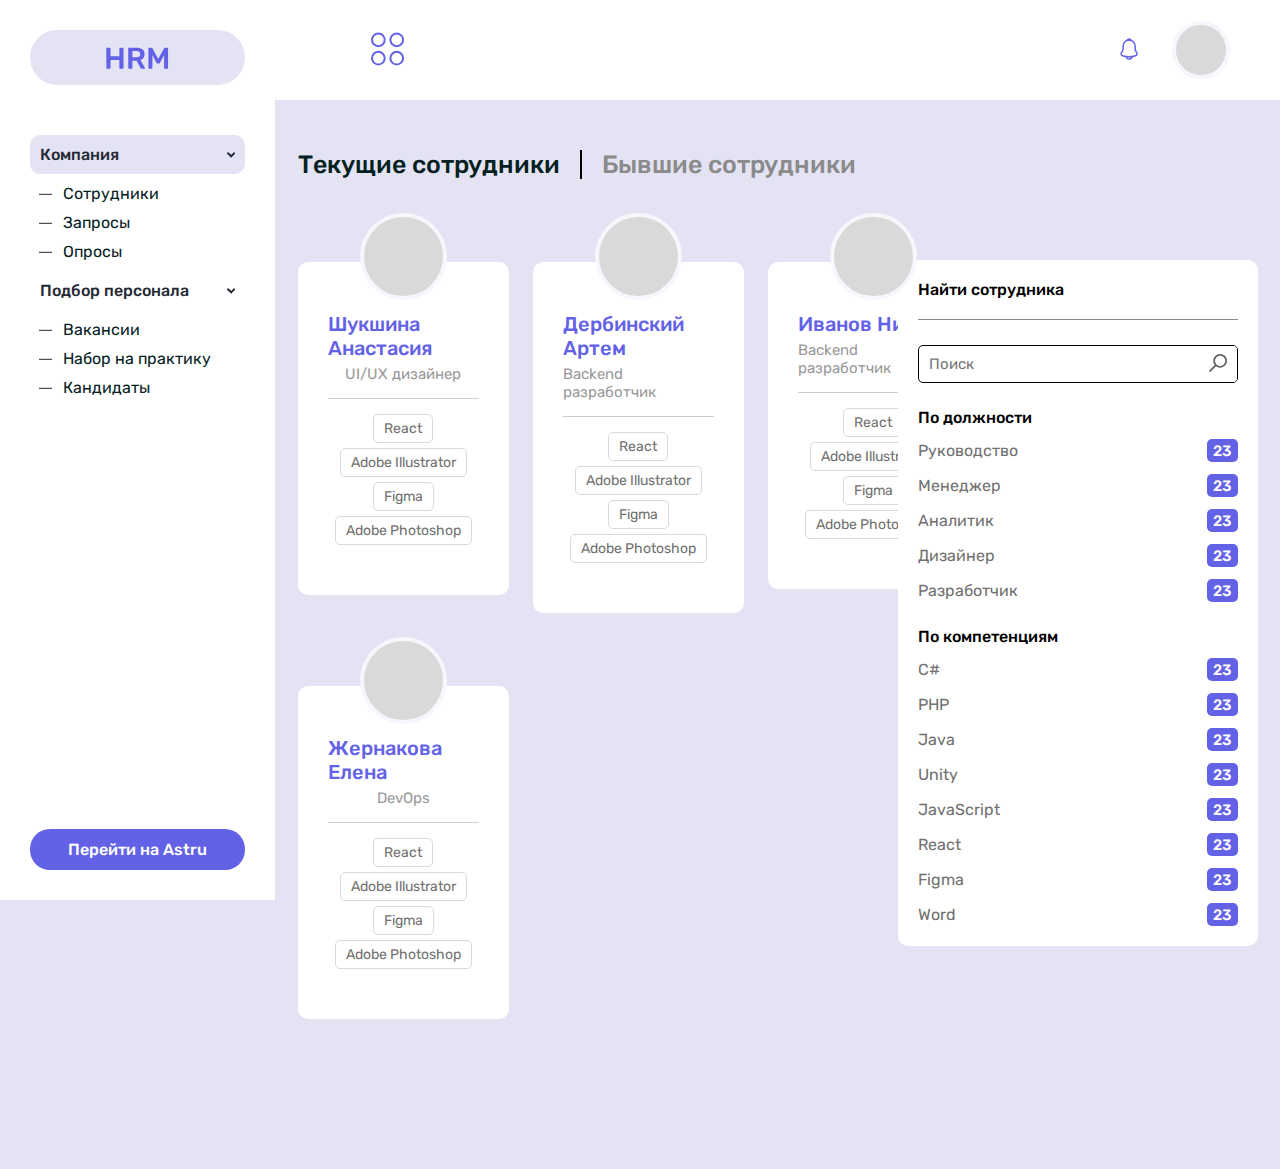
<file: index.html>
<!DOCTYPE html>
<html lang="ru">
<head>
    <meta charset="UTF-8">
    <meta name="viewport" content="width=device-width, initial-scale=1.0">
    <title>CRM System</title>
    <link rel="stylesheet" href="css/index.css">
</head>

<body>
    <div class="app">
        <aside class="sidebar">
            <div class="sidebar-inner">
                <div class="sidebar-top">
                    <a href="#" class="logo">
                        <img src="assets/icons/logo.svg" alt="logo">
                    </a>
                    <div class="sidebar-nav">
                        <div class="sidebar-nav_group">
                            <button class="sideba-nav_button active">
                                Компания
                                <svg width="8" height="6" viewBox="0 0 8 6" fill="none"
                                    xmlns="http://www.w3.org/2000/svg">
                                    <path d="M1 1.31995L4.1579 4.31995L7 1.31995" stroke="#242934" stroke-width="2"
                                        stroke-linecap="round" />
                                </svg>
                            </button>
                            <ul class="sidebar-nav_list">
                                <li class="sidebar-nav_item">
                                    <a href="#">Сотрудники</a>
                                </li>
                                <li class="sidebar-nav_item">
                                    <a href="#">Запросы</a>
                                </li>
                                <li class="sidebar-nav_item">
                                    <a href="#">Опросы</a>
                                </li>
                            </ul>
                        </div>
                        <div class="sidebar-nav_group">
                            <button class="sideba-nav_button">
                                Подбор персонала
                                <svg width="8" height="6" viewBox="0 0 8 6" fill="none"
                                    xmlns="http://www.w3.org/2000/svg">
                                    <path d="M1 1.31995L4.1579 4.31995L7 1.31995" stroke="#242934" stroke-width="2"
                                        stroke-linecap="round" />
                                </svg>
                            </button>
                            <ul class="sidebar-nav_list">
                                <li class="sidebar-nav_item">
                                    <a href="#">Вакансии</a>
                                </li>
                                <li class="sidebar-nav_item">
                                    <a href="#">Набор на практику</a>
                                </li>
                                <li class="sidebar-nav_item">
                                    <a href="#">Кандидаты</a>
                                </li>
                            </ul>
                        </div>
                    </div>
                </div>
                <div class="sidebar-bottom">
                    <a href="#" class="button">Перейти на Astru</a>
                </div>
            </div>
        </aside>
        <header class="header">
            <div class="header-inner">
                <button>
                    <img src="./assets/icons/button.svg" alt="header-button">
                </button>
                <div class="header-right">
                    <button>
                        <img src="./assets/icons/notify.svg" alt="notify">
                    </button>
                    <div class="header-profile"></div>
                </div>
            </div>
        </header>
        <div class="page-inner">
            <nav class="page-nav">
                <ol class="breadcrumbs-list">
                    <li class="breadcrumbs-item">
                        <a href="#">Текущие сотрудники</a>
                    </li>
                    <li class="breadcrumbs-separator"></li>
                    <li class="breadcrumbs-item">
                        <span>Бывшие сотрудники</span>
                    </li>
                </ol>
            </nav>
            <div class="page-content">
                <ul class="staff-list">
                    <li class="staff-item">
                        <div class="staff-avatar"></div>
                        <div class="staff-content">
                            <div class="staff-content_top">
                                <a href="staff.page.html" class="staff-name">Шукшина Анастасия</a>
                                <span class="staff-position">UI/UX дизайнер</span>
                            </div>
                            <div class="staff-content_bottom">
                                <ul class="staff-tag_list">
                                    <li class="staff-tag-item">
                                        React
                                    </li>
                                    <li class="staff-tag-item">
                                        Adobe Illustrator
                                    </li>
                                    <li class="staff-tag-item">
                                        Figma
                                    </li>
                                    <li class="staff-tag-item">
                                        Adobe Photoshop
                                    </li>
                                </ul>
                            </div>
                        </div>
                    </li>
                    <li class="staff-item">
                        <div class="staff-avatar"></div>
                        <div class="staff-content">
                            <div class="staff-content_top">
                                <a href="staff.page.html" class="staff-name">Дербинский Артем</a>
                                <span class="staff-position">Backend разработчик</span>
                            </div>
                            <div class="staff-content_bottom">
                                <ul class="staff-tag_list">
                                    <li class="staff-tag-item">
                                        React
                                    </li>
                                    <li class="staff-tag-item">
                                        Adobe Illustrator
                                    </li>
                                    <li class="staff-tag-item">
                                        Figma
                                    </li>
                                    <li class="staff-tag-item">
                                        Adobe Photoshop
                                    </li>
                                </ul>
                            </div>
                        </div>
                    </li>
                    <li class="staff-item">
                        <div class="staff-avatar"></div>
                        <div class="staff-content">
                            <div class="staff-content_top">
                                <a href="staff.page.html" class="staff-name">Иванов Никита</a>
                                <span class="staff-position">Backend разработчик</span>
                            </div>
                            <div class="staff-content_bottom">
                                <ul class="staff-tag_list">
                                    <li class="staff-tag-item">
                                        React
                                    </li>
                                    <li class="staff-tag-item">
                                        Adobe Illustrator
                                    </li>
                                    <li class="staff-tag-item">
                                        Figma
                                    </li>
                                    <li class="staff-tag-item">
                                        Adobe Photoshop
                                    </li>
                                </ul>
                            </div>
                        </div>
                    </li>
                    <li class="staff-item">
                        <div class="staff-avatar"></div>
                        <div class="staff-content">
                            <div class="staff-content_top">
                                <a href="staff.page.html" class="staff-name">Жернакова Елена</a>
                                <span class="staff-position">DevOps</span>
                            </div>
                            <div class="staff-content_bottom">
                                <ul class="staff-tag_list">
                                    <li class="staff-tag-item">
                                        React
                                    </li>
                                    <li class="staff-tag-item">
                                        Adobe Illustrator
                                    </li>
                                    <li class="staff-tag-item">
                                        Figma
                                    </li>
                                    <li class="staff-tag-item">
                                        Adobe Photoshop
                                    </li>
                                </ul>
                            </div>
                        </div>
                    </li>
                </ul>
                <div class="staff-search">
                    <div class="staff-searfch_title">
                        Найти сотрудника
                    </div>
                    <form class="form-search">
                        <input type="text" name="search" placeholder="Поиск">
                        <button class="search">
                            <svg width="18" height="18" viewBox="0 0 18 18" fill="none"
                                xmlns="http://www.w3.org/2000/svg">
                                <path
                                    d="M11.1602 0C7.38257 0 4.32041 3.06215 4.32041 6.83979C4.32041 8.42149 4.85814 9.87719 5.75812 11.0359L0.0522885 16.7417C0.0187911 16.7756 0 16.8212 0 16.8688C0 16.9165 0.0187911 16.9621 0.0522885 16.996L1.00401 17.9477C1.07376 18.0174 1.1885 18.0174 1.25825 17.9477L6.96408 12.2419C8.1228 13.1418 9.5785 13.6796 11.1602 13.6796C14.9378 13.6796 18 10.6174 18 6.83979C18 3.06215 14.9378 0 11.1602 0ZM14.7871 10.4667C13.8196 11.4364 12.5304 11.9696 11.1602 11.9696C9.79 11.9696 8.50078 11.4364 7.53331 10.4667C6.56359 9.4992 6.03036 8.20999 6.03036 6.83979C6.03036 5.46958 6.56359 4.18037 7.53331 3.2129C8.50078 2.24318 9.79 1.70995 11.1602 1.70995C12.5304 1.70995 13.8196 2.24318 14.7871 3.2129C15.7568 4.18037 16.2901 5.46958 16.2901 6.83979C16.2901 8.20999 15.7568 9.4992 14.7871 10.4667Z"
                                    fill="#5E5E63" />
                            </svg>
                        </button>
                    </form>
                    <div class="search-filter">
                        <div class="search-filter_group">
                            <div class="search-filter_title">По должности</div>
                            <ul class="search-filter_list">
                                <li class="search-filter_item">
                                    Руководство
                                    <span class="filter-length">23</span>
                                </li>
                                <li class="search-filter_item">
                                    Менеджер
                                    <span class="filter-length">23</span>
                                </li>
                                <li class="search-filter_item">
                                    Аналитик
                                    <span class="filter-length">23</span>
                                </li>
                                <li class="search-filter_item">
                                    Дизайнер
                                    <span class="filter-length">23</span>
                                </li>
                                <li class="search-filter_item">
                                    Разработчик
                                    <span class="filter-length">23</span>
                                </li>
                            </ul>
                        </div>
                        <div class="search-filter_group">
                            <div class="search-filter_title">По компетенциям</div>
                            <ul class="search-filter_list">
                                <li class="search-filter_item">
                                    C#
                                    <span class="filter-length">23</span>
                                </li>
                                <li class="search-filter_item">
                                    PHP
                                    <span class="filter-length">23</span>
                                </li>
                                <li class="search-filter_item">
                                    Java
                                    <span class="filter-length">23</span>
                                </li>
                                <li class="search-filter_item">
                                    Unity
                                    <span class="filter-length">23</span>
                                </li>
                                <li class="search-filter_item">
                                    JavaScript
                                    <span class="filter-length">23</span>
                                </li>
                                <li class="search-filter_item">
                                    React
                                    <span class="filter-length">23</span>
                                </li>
                                <li class="search-filter_item">
                                    Figma
                                    <span class="filter-length">23</span>
                                </li>
                                <li class="search-filter_item">
                                    Word
                                    <span class="filter-length">23</span>
                                </li>
                            </ul>
                        </div>
                    </div>
                </div>
            </div>
        </div>
    </div>
</body>

</html>
</file>
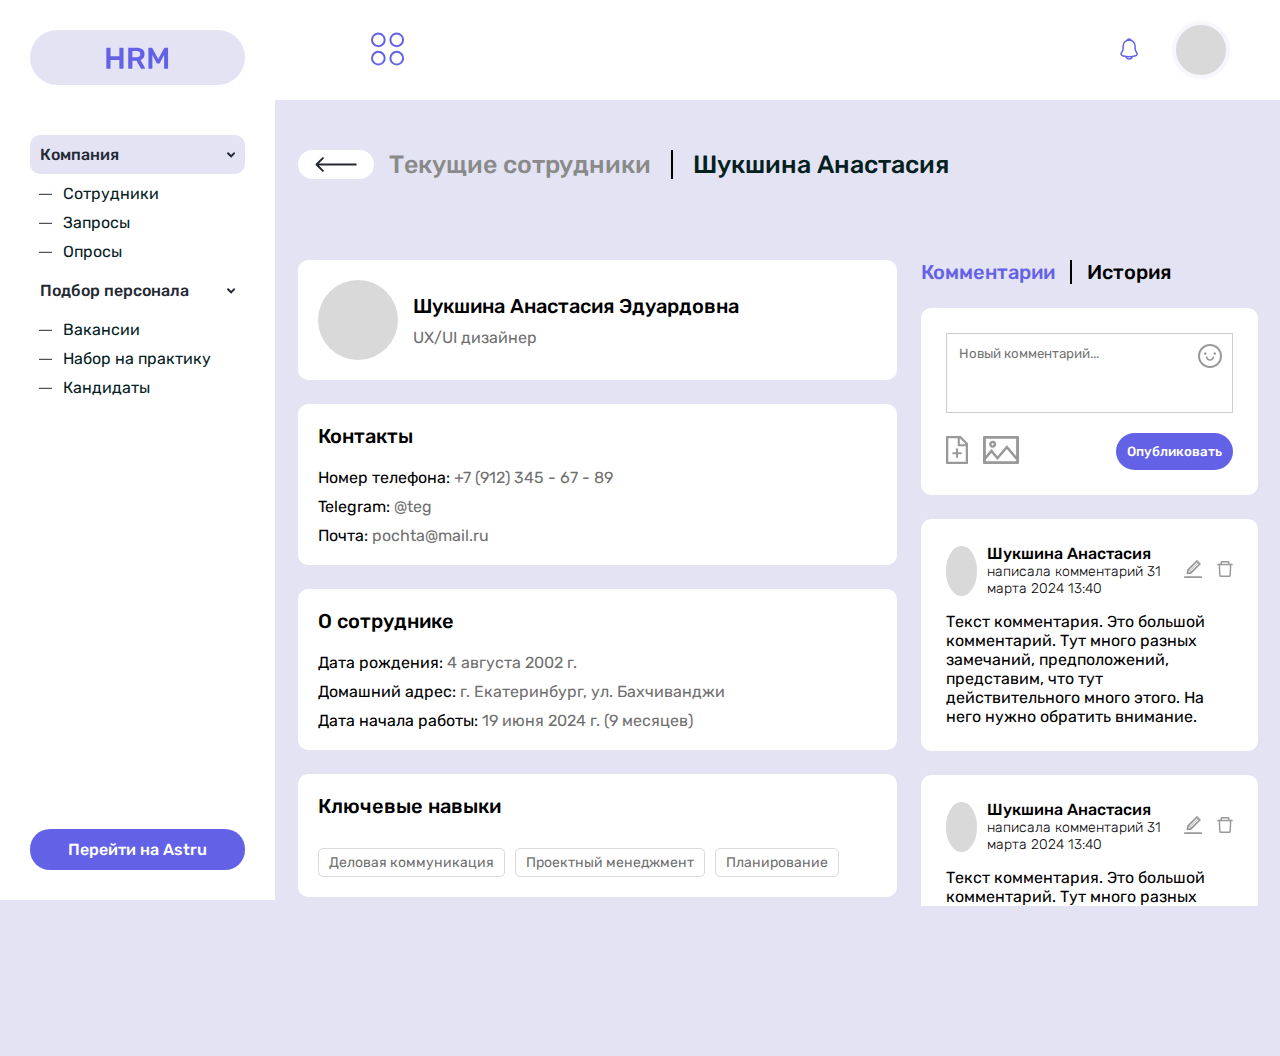
<file: staff.page.html>
<!DOCTYPE html>
<html lang="ru">

<head>
    <meta charset="UTF-8">
    <meta name="viewport" content="width=device-width, initial-scale=1.0">
    <title>Шукшина Анастасия Эдуардовна</title>
    <link rel="stylesheet" href="css/index.css">
</head>

<body>
    <div class="app">
        <aside class="sidebar">
            <div class="sidebar-inner">
                <div class="sidebar-top">
                    <a href="#" class="logo">
                        <img src="assets/icons/logo.svg" alt="logo">
                    </a>
                    <div class="sidebar-nav">
                        <div class="sidebar-nav_group">
                            <button class="sideba-nav_button active">
                                Компания
                                <svg width="8" height="6" viewBox="0 0 8 6" fill="none"
                                    xmlns="http://www.w3.org/2000/svg">
                                    <path d="M1 1.31995L4.1579 4.31995L7 1.31995" stroke="#242934" stroke-width="2"
                                        stroke-linecap="round" />
                                </svg>
                            </button>
                            <ul class="sidebar-nav_list">
                                <li class="sidebar-nav_item">
                                    <a href="#">Сотрудники</a>
                                </li>
                                <li class="sidebar-nav_item">
                                    <a href="#">Запросы</a>
                                </li>
                                <li class="sidebar-nav_item">
                                    <a href="#">Опросы</a>
                                </li>
                            </ul>
                        </div>
                        <div class="sidebar-nav_group">
                            <button class="sideba-nav_button">
                                Подбор персонала
                                <svg width="8" height="6" viewBox="0 0 8 6" fill="none"
                                    xmlns="http://www.w3.org/2000/svg">
                                    <path d="M1 1.31995L4.1579 4.31995L7 1.31995" stroke="#242934" stroke-width="2"
                                        stroke-linecap="round" />
                                </svg>
                            </button>
                            <ul class="sidebar-nav_list">
                                <li class="sidebar-nav_item">
                                    <a href="#">Вакансии</a>
                                </li>
                                <li class="sidebar-nav_item">
                                    <a href="#">Набор на практику</a>
                                </li>
                                <li class="sidebar-nav_item">
                                    <a href="#">Кандидаты</a>
                                </li>
                            </ul>
                        </div>
                    </div>
                </div>
                <div class="sidebar-bottom">
                    <a href="#" class="button">Перейти на Astru</a>
                </div>
            </div>
        </aside>
        <header class="header">
            <div class="header-inner">
                <button>
                    <img src="./assets/icons/button.svg" alt="header-button">
                </button>
                <div class="header-right">
                    <button>
                        <img src="./assets/icons/notify.svg" alt="notify">
                    </button>
                    <div class="header-profile"></div>
                </div>
            </div>
        </header>
        <div class="page-inner">
            <nav class="page-nav">
                <button class="back-to">
                    <svg width="42" height="15" viewBox="0 0 42 15" fill="none" xmlns="http://www.w3.org/2000/svg">
                        <path
                            d="M0.792893 8.20711C0.402369 7.81658 0.402369 7.18342 0.792893 6.79289L7.15685 0.428932C7.54738 0.0384079 8.18054 0.0384079 8.57107 0.428932C8.96159 0.819456 8.96159 1.45262 8.57107 1.84315L2.91421 7.5L8.57107 13.1569C8.96159 13.5474 8.96159 14.1805 8.57107 14.5711C8.18054 14.9616 7.54738 14.9616 7.15685 14.5711L0.792893 8.20711ZM41.5 8.5H1.5V6.5H41.5V8.5Z"
                            fill="#242934" />
                    </svg>
                </button>
                <ol class="breadcrumbs-list">
                    <li class="breadcrumbs-item">
                        <span>Текущие сотрудники</span>
                    </li>
                    <li class="breadcrumbs-separator"></li>
                    <li class="breadcrumbs-item">
                        <a href="#">Шукшина Анастасия</a>
                    </li>
                </ol>
            </nav>
            <div class="page-content">
                <div class="staff-profile_left">
                    <div class="staff-basic_info">
                        <div class="staff-profile_avatar"></div>
                        <div class="staff-profile_info">
                            <span class="staff-profile_name">Шукшина Анастасия Эдуардовна</span>
                            <span class="staff-profile_status">UX/UI дизайнер</span>
                        </div>
                    </div>
                    <div class="staff-basic_info">
                        <div class="staff-profile_title">Контакты</div>
                        <ul class="profile-info_list">
                            <li class="profile-info_item">
                                <span class="profile-info_title">Номер телефона:</span>
                                <span class="profile-info_value">+7 (912) 345 - 67 - 89</span>
                            </li>
                            <li class="profile-info_item">
                                <span class="profile-info_title">Telegram:</span>
                                <span class="profile-info_value">@teg</span>
                            </li>
                            <li class="profile-info_item">
                                <span class="profile-info_title">Почта:</span>
                                <span class="profile-info_value">pochta@mail.ru</span>
                            </li>
                        </ul>
                    </div>
                    <div class="staff-basic_info">
                        <div class="staff-profile_title">О сотруднике</div>
                        <ul class="profile-info_list">
                            <li class="profile-info_item">
                                <span class="profile-info_title">Дата рождения:</span>
                                <span class="profile-info_value">4 августа 2002 г.</span>
                            </li>
                            <li class="profile-info_item">
                                <span class="profile-info_title">Домашний адрес:</span>
                                <span class="profile-info_value">г. Екатеринбург, ул. Бахчиванджи</span>
                            </li>
                            <li class="profile-info_item">
                                <span class="profile-info_title">Дата начала работы:</span>
                                <span class="profile-info_value">19 июня 2024 г. (9 месяцев)</span>
                            </li>
                        </ul>
                    </div>
                    <div class="staff-basic_info">
                        <div class="staff-profile_title">Ключевые навыки</div>
                        <ul class="key-skills_list">
                            <li class="key-skills_item">
                                Деловая коммуникация
                            </li>
                            <li class="key-skills_item">
                                Проектный менеджмент
                            </li>
                            <li class="key-skills_item">
                                Планирование
                            </li>
                        </ul>
                    </div>
                </div>
                <div class="staff-profile_right">
                    <ul class="staff-profile_tabs">
                        <li class="tab-item active">
                            Комментарии
                        </li>
                        <li class="tab-separator"></li>
                        <li class="tab-item">
                            История
                        </li>
                    </ul>
                    <div class="staff-profile_tab-conetent">
                        <form class="form-comment">
                            <div class="comment-textarea">
                                <textarea name="comment" placeholder="Новый комментарий..."></textarea>
                                <button type="button"><img src="./assets//icons/smile.svg" alt="smile"></button>
                            </div>
                            <div class="comment-form_footer">
                                <div class="comment-form_control">
                                    <button><img src="./assets/icons/add_file.svg" alt="add_file"></button>
                                    <button><img src="./assets/icons/add_pic.svg" alt="add_pic"></button>
                                </div>
                                <button class="button" type="submit">Опубликовать</button>
                            </div>
                        </form>
                        <div class="comment-lists">
                            <div class="comment-item">
                                <div class="comment-item_top">
                                    <div class="comment-profile">
                                        <div class="comment-avatar"></div>
                                        <div class="comment-profile_info">
                                            <span class="comment-profile_name">Шукшина Анастасия</span>
                                            <span class="comment-publication">
                                                написала комментарий 31 марта 2024 13:40
                                            </span>
                                        </div>
                                    </div>
                                    <div class="comment-controls">
                                        <button><img src="./assets/icons/edit.svg" alt="edit"></button>
                                        <button><img src="./assets/icons/delete.svg" alt="delete"></button>
                                    </div>
                                </div>
                                <div class="comment-descr">
                                    Текст комментария. Это большой комментарий. Тут много разных замечаний,
                                    предположений,
                                    представим, что тут действительного много этого. На него нужно обратить внимание.
                                </div>
                            </div>
                            <div class="comment-item">
                                <div class="comment-item_top">
                                    <div class="comment-profile">
                                        <div class="comment-avatar"></div>
                                        <div class="comment-profile_info">
                                            <span class="comment-profile_name">Шукшина Анастасия</span>
                                            <span class="comment-publication">
                                                написала комментарий 31 марта 2024 13:40
                                            </span>
                                        </div>
                                    </div>
                                    <div class="comment-controls">
                                        <button><img src="./assets/icons/edit.svg" alt="edit"></button>
                                        <button><img src="./assets/icons/delete.svg" alt="delete"></button>
                                    </div>
                                </div>
                                <div class="comment-descr">
                                    Текст комментария. Это большой комментарий. Тут много разных замечаний,
                                    предположений,
                                    представим, что тут действительного много этого. На него нужно обратить внимание.
                                </div>
                            </div>
                            <div class="comment-item">
                                <div class="comment-item_top">
                                    <div class="comment-profile">
                                        <div class="comment-avatar"></div>
                                        <div class="comment-profile_info">
                                            <span class="comment-profile_name">Шукшина Анастасия</span>
                                            <span class="comment-publication">
                                                написала комментарий 31 марта 2024 13:40
                                            </span>
                                        </div>
                                    </div>
                                    <div class="comment-controls">
                                        <button><img src="./assets/icons/edit.svg" alt="edit"></button>
                                        <button><img src="./assets/icons/delete.svg" alt="delete"></button>
                                    </div>
                                </div>
                                <div class="comment-descr">
                                    Текст комментария. Это большой комментарий. Тут много разных замечаний,
                                    предположений,
                                    представим, что тут действительного много этого. На него нужно обратить внимание.
                                </div>
                            </div>
                        </div>
                    </div>
                </div>
            </div>
        </div>
    </div>
</body>

</html>
</file>
<file: css/index.css>
@import url('./global.css');
@import url('./header.css');
@import url('./sidebar.css');
@import url('./staff.list.css');
@import url('./staff.search.css');
@import url('./page.naviagation.css');
@import url('https://fonts.googleapis.com/css2?family=Rubik:ital,wght@0,300..900;1,300..900&display=swap');

.app {
    display: flex;
}

.button {
    width: 100%;
    color: #fff;
    padding: 11px;
    display: flex;
    font-weight: 500;
    align-items: center;
    border-radius: 20px;
    background: #6362E7;
    justify-content: center;
}


.back-to {
    height: 29px;
    display: flex;
    padding: 0 17px;
    background: #fff;
    border-radius: 20px;
    align-items: center;
}

.page-inner {
    width: 75vw;
    display: flex;
    overflow: auto;
    margin: 150px auto;
    flex-direction: column;
}

.page-nav {
    gap: 0 15px;
    display: flex;
    align-items: center;
}

.page-content {
    gap: 24px;
    display: flex;
    position: relative;
    margin-top: 81px;
}

.staff-profile_left {
    gap: 24px 0;
    width: 80%;
    display: flex;
    flex-direction: column;
}

.staff-basic_info {
    gap: 15px;
    padding: 20px;
    background: #ffff;
    border-radius: 10px;
}

.staff-basic_info:first-child {
    display: flex;
    align-items: center;
}

.staff-profile_avatar {
    width: 80px;
    height: 80px;
    overflow: hidden;
    background: #D9D9D9;
    border-radius: 100%;
}

.staff-profile_avatar img {
    width: 100%;
    height: 100%;
    object-fit: cover;
}

.staff-profile_info {
    gap: 10px 0;
    display: flex;
    flex-direction: column;
}

.staff-profile_name,
.staff-profile_title {
    font-size: 20px;
    font-weight: 500;
}

.staff-profile_status {
    font-weight: 400;
    font-size: 16px;
    color: #707070;
}

.profile-info_list {
    gap: 10px 0;
    display: flex;
    margin-top: 20px;
    flex-direction: column;
}

.profile-info_title {
    font-weight: 400;
}

.profile-info_value {
    color: #707070;
}

.key-skills_list {
    gap: 10px;
    display: flex;
    margin-top: 30px;
}

.key-skills_item {
    padding: 5px 10px;
    font-weight: 400;
    font-size: 14px;
    color: #707070;
    border-radius: 5px;
    border: 1px solid #D9D9D9;
}

.staff-profile_right {
    width: 45%;
}

.comment-lists {
    overflow: auto;
    max-height: 43vh;
}

.comment-lists,
.staff-profile_tab-conetent {
    gap: 24px;
    display: flex;
    flex-direction: column;
}

.staff-profile_tabs {
    gap: 0 15px;
    display: flex;
    margin-bottom: 24px;
}

.tab-item {
    cursor: pointer;
    font-size: 20px;
    font-weight: 500;
}

.tab-item.active {
    color: #6362E7;
}

.tab-separator {
    border: 1px solid #000;
}

.form-comment,
.comment-item {
    padding: 25px;
    background: #fff;
    border-radius: 10px;
}

.comment-textarea {
    height: 80px;
    padding: 10px;
    overflow: hidden;
    position: relative;
    border: 1px solid #CDCDCD;
}

.comment-textarea textarea {
    width: 100%;
    height: 100%;
    resize: none;
}

.comment-textarea button {
    right: 10px;
    position: absolute;
}

.comment-form_footer {
    display: flex;
    margin-top: 20px;
}

.comment-form_control {
    gap: 0 15px;
    display: flex;
}

.comment-form_footer .button {
    width: fit-content;
    margin-left: auto;
}

.comment-item_top {
    gap: 0 10px;
    display: flex;
    align-items: center;
}

.comment-profile {
    gap: 0 10px;
    display: flex;
    align-items: center;
}

.comment-avatar {
    width: 50px;
    height: 50px;
    overflow: hidden;
    border-radius: 100%;
    background: #D9D9D9;
}

.comment-avatar img {
    width: 100%;
    height: 100%;
    object-fit: cover;
}

.comment-profile_info {
    display: flex;
    flex-direction: column;
}

.comment-profile_name {
    font-weight: 500;
}

.comment-publication {
    font-size: 14px;
    font-weight: 300;
}

.comment-controls {
    gap: 0 15px;
    display: flex;
    margin-left: auto;
}

.comment-descr {
    margin-top: 15px;
}
</file>
